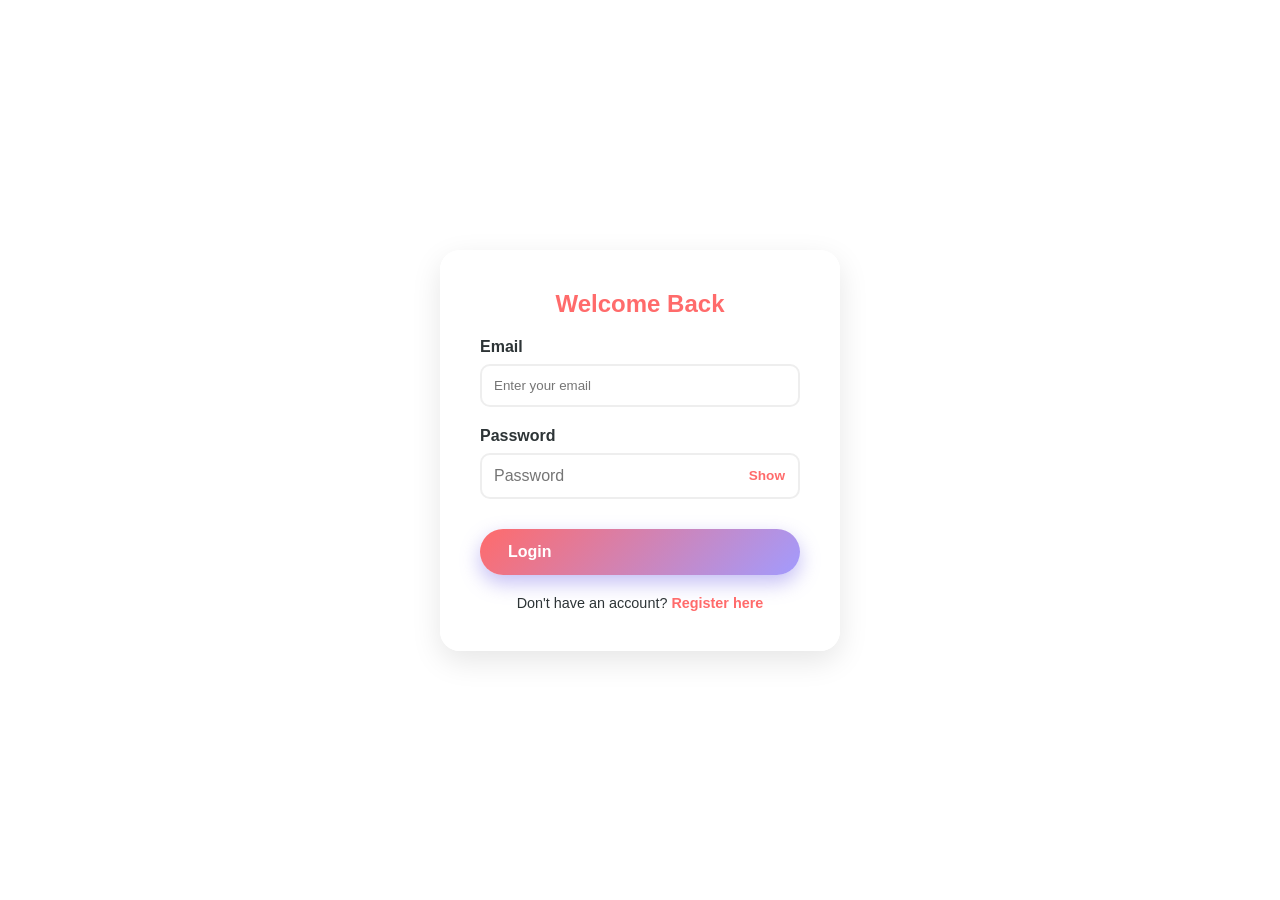
<file: Login.html>
<!DOCTYPE html>
<html lang="en">
<head>
    <meta charset="UTF-8">
    <meta name="viewport" content="width=device-width, initial-scale=1.0">
    <title>Login - Programming Learning Center</title>
    <link rel="stylesheet" href="CSS_Front.css">
    <style>
        .auth-container {
            display: flex;
            justify-content: center;
            align-items: center;
            min-height: 100vh;
            padding: 20px;
        }
        .auth-card {
            background: rgba(255, 255, 255, 0.95);
            padding: 40px;
            border-radius: 20px;
            box-shadow: var(--card-shadow);
            width: 100%;
            max-width: 400px;
            backdrop-filter: blur(10px);
        }
        .auth-card h2 {
            color: var(--primary-color);
            margin-bottom: 20px;
            text-align: center;
        }
        .form-group {
            margin-bottom: 20px;
        }
        .form-group label {
            display: block;
            margin-bottom: 8px;
            font-weight: 600;
            color: var(--dark-text);
        }
        .form-group input {
            width: 100%;
            padding: 12px;
            border: 2px solid #eee;
            border-radius: 10px;
            outline: none;
            transition: var(--transition);
        }
        .form-group input:focus {
            border-color: var(--primary-color);
        }
        .auth-btn {
            width: 100%;
            border: none;
            font-size: 1em;
            margin-top: 10px;
        }
        .toggle-link {
            text-align: center;
            margin-top: 20px;
            font-size: 0.9em;
        }
        .toggle-link a {
            color: var(--primary-color);
            text-decoration: none;
            font-weight: bold;
        }
        .hidden {
    display: none !important;
}
    
.password-container {
    position: relative;
    width: 100%;
    display: flex;
    align-items: center;
}

.password-container input {
    width: 100%;
    padding: 12px; 
    padding-right: 65px; 
    border: 2px solid #eee;
    border-radius: 10px;
    outline: none;
    font-size: 1em;
    transition: var(--transition);
}

.toggle-btn {
    position: absolute;
    right: 15px;
    background: none;
    border: none;
    color: var(--primary-color);
    cursor: pointer;
    font-weight: 600;
    font-size: 0.85em;
    z-index: 2; 
}

.password-container input:focus {
    border-color: var(--primary-color);
}
    </style>
</head>
<body>
   <div class="auth-container">
    <div class="auth-card" id="login-form">
        <h2>Welcome Back</h2>
        <form onsubmit="handleAuth(event, 'login')">
            <div class="form-group">
                <label>Email</label>
                <input type="email" id="login-email" required placeholder="Enter your email">
            </div>
            
            <div class="form-group">
                <label>Password</label>
                <div class="password-container">
                    <input type="password" id="login-password" placeholder="Password" required>
                    <button type="button" class="toggle-btn" onclick="togglePasswordVisibility('login-password')">Show</button>
                </div>
            </div>
            
            <button type="submit" class="explore-btn auth-btn">Login</button>
        </form>
        <div class="toggle-link">
            Don't have an account? <a href="#" onclick="toggleAuth()">Register here</a>
        </div>
    </div>

    <div class="auth-card hidden" id="register-form">
        <h2>Create Account</h2>
        <form onsubmit="handleAuth(event, 'register')">
            <div class="form-group">
                <label>Full Name</label>
                <input type="text" id="reg-name" required placeholder="John Doe">
            </div>
            <div class="form-group">
                <label>Email</label>
                <input type="email" id="reg-email" required placeholder="email@example.com">
            </div>
            <div class="form-group">
                <label>Password</label>
                <div class="password-container">
                    <input type="password" id="reg-password" required placeholder="Create password">
                    <button type="button" class="toggle-btn" onclick="togglePasswordVisibility('reg-password')">Show</button>
                </div>
            </div>
            <button type="submit" class="explore-btn auth-btn">Register</button>
        </form>
        <div class="toggle-link">
            Already have an account? <a href="#" onclick="toggleAuth()">Login here</a>
        </div>
    </div>
</div>

    <script src="JS_Auth.js"></script>
</body>
</html>
</file>
<file: CSS_Front.css>
* {
    margin: 0;
    padding: 0;
    box-sizing: border-box;
}

:root {
    --primary-color: #FF6B6B;
    --secondary-color: #4ECDC4;
    --danger-color: #d63031;
    --warning-color: #fdcb6e;
    --accent-color: #FFE66D;
    --light-bg: #f5f6fa;
    --dark-text: #2d3436;
    --card-shadow: 0 10px 30px rgba(0, 0, 0, 0.1);
    --transition: all 0.4s cubic-bezier(0.4, 0, 0.2, 1);
    --sidebar-width: 260px;
    --sidebar-collapsed: 80px;
    --bg-gradient: linear-gradient(135deg, #667eea 0%, #764ba2 100%);
    --navbar-bg: rgba(255,255,255,0.1);
    --button-gradient: linear-gradient(135deg, var(--primary-color) 0%, #a29bfe 100%);
    --card-color: #FFFFFF;
     --profile-bg: rgba(0, 0, 0, 0.05);
    --profile-text: #222;
    --profile-border: rgba(0, 0, 0, 0.15);
    --search-bg: rgba(0, 0, 0, 0.05);
    --search-bg-focus: rgba(0, 0, 0, 0.08);
    --search-border: rgba(0, 0, 0, 0.15);
    --search-text: #222;
    --search-placeholder: rgba(0, 0, 0, 0.5);
    --sidebar-bg: #1e1b4b;
    --sidebar-hover: rgba(255,255,255,0.1);
    --sidebar-text: #a5b4fc;
    --sidebar-active: var(--primary-color);
}




body {
    font-family: 'Segoe UI', Tahoma, Geneva, Verdana, sans-serif;
    background: var(--bg-color);
    min-height: 100vh;
    color: var(--dark-text);
    overflow-x: hidden;
    transition: var(--transition);
}

body.dark-mode {
    --profile-bg: rgba(255, 255, 255, 0.15);
    --profile-text: #fff;
    --profile-border: rgba(255, 255, 255, 0.3);
      --search-bg: rgba(255, 255, 255, 0.15);
    --search-bg-focus: rgba(255, 255, 255, 0.25);
    --search-border: rgba(255, 255, 255, 0.3);
    --search-text: #fff;
    --search-placeholder: rgba(255, 255, 255, 0.7);
}

.container {
    max-width: 1200px;
    margin: 0 auto;
    padding: 20px;
    margin-left: 280px;
    transition: var(--transition);
}

/* ===== SIDEBAR ===== */
.sidebar {
    position: fixed;
    left: 0;
    top: 0;
    width: var(--sidebar-width, 260px);
    height: 100vh;
    background: var(--sidebar-bg, #1e1b4b) !important;
    color: white;
    transition: var(--transition);
    z-index: 1000;
    box-shadow: 4px 0 15px rgba(0,0,0,0.2);
    display: flex;
    flex-direction: column;
}

.sidebar.collapsed {
    width: var(--sidebar-collapsed);
}

.sidebar-header {
     height: 70px;
    display: flex;
    align-items: center;
    padding: 0 20px;
    background: rgba(0,0,0,0.2);
    justify-content: space-between;
    border-bottom: 1px solid var(--sidebar-hover);
}

.collapse-btn {
    background: var(--sidebar-hover, rgba(255,255,255,0.1));
    border: none;
    color: white;
    width: 35px;
    height: 35px;
    border-radius: 8px;
    cursor: pointer;
    transition: 0.3s;
}

.collapse-btn:hover { 
    background: var(--primary-color); 
}

.title {
    font-weight: bold;
    font-size: 1.1em;
}

.sidebar a {
     display: flex;
    align-items: center;
    padding: 14px 20px;
    color: var(--sidebar-text, #a5b4fc) !important;
    text-decoration: none;
    border-radius: 12px;
    margin: 2px 10px;
    transition: 0.3s;
    white-space: nowrap;
    position: relative;
}

.icon {
    font-size: 20px;
    width: 30px;
    text-align: center;
    margin-right: 15px;
}

.sidebar a:hover {
   background: var(--sidebar-hover, rgba(255,255,255,0.1)) !important;
    color: white !important;
    transform: translateX(5px);
}

.sidebar a.active {
    background: var(--sidebar-active, var(--primary-color)) !important;
    color: white !important;
    box-shadow: 0 4px 12px rgba(0,0,0,0.4);
}

.sidebar.collapsed .text,
.sidebar.collapsed .title {
    display: none;
}

.sidebar.collapsed a { 
    justify-content: center; 
    padding: 16px 10px; 
    margin: 2px 5px;
}

.sidebar.collapsed a:hover { 
    transform: scale(1.1); 
}

/* ===== MAIN WRAPPER ===== */
.main-wrapper {
    margin-left: var(--sidebar-width);
    min-height: 70px;
    transition: var(--transition);
}

.sidebar.collapsed ~ .main-wrapper,
.sidebar.collapsed ~ .container {
    margin-left: var(--sidebar-collapsed);
}

/* ===== TOP NAV ===== */
.top-nav {
      display: flex;
    justify-content: space-between;
    align-items: center;
    padding: 15px 30px;
    background: var(--card-color);
    backdrop-filter: blur(10px);
    box-shadow: 0 4px 20px rgba(0,0,0,0.1);
    gap: 20px; 
}

.search-bar {
     display: flex;
    align-items: center;
    background: var(--search-bg);
    backdrop-filter: blur(10px);
    border: 1px solid var(--search-border);
    border-radius: 50px;
    padding: 12px 20px;
    min-width: 300px; /* Fixed minimum width */
    max-width: 400px;
    transition: all 0.3s ease;
    color: var(--search-text);
}

#searchInput {
    background: transparent;
    border: none;
    outline: none;
    color: var(--search-text);
    font-size: 1rem;
    margin-left: 12px;
    width: 100%;
}

#searchInput::placeholder {
    color: var(--search-placeholder);
}

.search-bar:focus-within {
    width: 350px;
    background: var(--search-bg-focus);
    border-color: var(--primary-color);
    box-shadow: 0 0 20px var(--primary-color);
}

.profile-btn {
     background: var(--profile-bg);
    backdrop-filter: blur(10px);
    color: var(--profile-text);
    border: 2px solid var(--profile-border);
    width: 50px;
    height: 50px;
    border-radius: 50%;
    cursor: pointer;
    margin-right: 15px;
    transition: 0.3s;
    overflow: hidden;
    display: flex;
    align-items: center;
    justify-content: center;
}

.profile-btn img {
    width: 42px;
    height: 42px;
    object-fit: cover;
    border-radius: 50%;
}

.profile-btn:hover {
    background: var(--primary-color);
    border-color: var(--primary-color);
    transform: scale(1.1);
}

.logout-btn {
    background: linear-gradient(135deg, #ff6b6b, #ee5a52);
    color: white;
    border: none;
    width: 50px;
    height: 50px;
    border-radius: 50%;
    cursor: pointer;
    font-size: 18px;
    display: flex;
    align-items: center;
    justify-content: center;
    transition: all 0.3s ease;
    box-shadow: 0 4px 15px rgba(255, 107, 107, 0.4);
}

.logout-btn:hover {
    transform: scale(1.1) rotate(180deg);
    box-shadow: 0 8px 25px rgba(255, 107, 107, 0.6);
}

/* ===== CONTENT STYLES ===== */
.header {
    background: var(--card-color);
    padding: 40px 30px;
    border-radius: 20px;
    text-align: center;
    margin-bottom: 40px;
    box-shadow: var(--card-shadow);
    backdrop-filter: blur(20px);
    border: 1px solid rgba(255,255,255,0.2);
}

.header-content h1 {
    font-size: 2.8em;
    background: var(--button-gradient);
    -webkit-background-clip: text;
    -webkit-text-fill-color: transparent;
    background-clip: text;
    margin-bottom: 10px;
}

.subtitle {
    font-size: 1.2em;
    color: #636e72;
    font-weight: 300;
}

.welcome {
    text-align: center;
    margin-bottom: 50px;
    color: white;
    text-shadow: 0 2px 10px rgba(0,0,0,0.3);
}

.welcome h2 {
    font-size: 2.2em;
    margin-bottom: 15px;
}

.welcome p {
    font-size: 1.2em;
    opacity: 0.9;
}

/* ===== CARDS ===== */
.cards-grid {
    display: grid;
    grid-template-columns: repeat(auto-fit, minmax(360px, 1fr));
    gap: 30px;
    margin-bottom: 50px;
}

.card {
   background-color: var(--card-color);   
    backdrop-filter: blur(20px);
    border: 1px solid rgba(255, 255, 255, 0.3);
    border-radius: 25px;
    transition: all 0.4s cubic-bezier(0.175, 0.885, 0.32, 1.275);
    overflow: hidden;
    cursor: pointer;
    position: relative;
    animation: fadeInUp 0.6s ease backwards;
    box-shadow: var(--card-shadow);
    display: block
}

.card:hover {
    transform: translateY(-15px) scale(1.02);
    box-shadow: 0 25px 50px rgba(0, 0, 0, 0.25);
    border-color: var(--primary-color);
}

.card-header {
    height: 140px;
    background: rgba(255, 255, 255, 0.9) !important;
    display: flex;
    align-items: center;
    justify-content: center;
    position: relative;
    overflow: hidden;
    border-bottom: 1px solid rgba(0,0,0,0.05);
}

.card-header::before {
    content: '';
    position: absolute;
    top: 0;
    left: -100%;
    width: 100%;
    height: 100%;
    background: linear-gradient(90deg, transparent, rgba(255,255,255,0.4), transparent);
    transition: left 0.5s;
}

.card:hover .card-header::before {
    left: 100%;
}

.card-icon {
    font-size: 4rem;
    transition: all 0.5s cubic-bezier(0.68, -0.55, 0.265, 1.55);
    position: relative;
    z-index: 2;
    filter: drop-shadow(0 4px 8px rgba(0,0,0,0.2));
}

.card:hover .card-icon {
    transform: rotateY(360deg) scale(1.2);
    filter: drop-shadow(0 8px 16px rgba(0,0,0,0.3));
}

.card-body {
    padding: 30px;
}

.card-body h3 {
    font-size: 1.9em;
    margin-bottom: 12px;
    color: var(--dark-text);
    font-weight: 700;
}

.card-body p {
    color: #636e72;
    line-height: 1.7;
    margin-bottom: 20px;
    font-size: 1.05em;
}

.card-tags {
    display: flex;
    flex-wrap: wrap;
    gap: 10px;
    list-style: none;
}

.card-tags li {
    background: var(--button-gradient);
    color: white;
    padding: 8px 16px;
    border-radius: 25px;
    font-size: 0.85em;
    font-weight: 600;
    box-shadow: 0 4px 12px rgba(108, 92, 231, 0.3);
}

.card-footer {
    padding: 0 30px 30px;
    text-align: right;
}

.explore-btn {
    display: inline-flex;
    align-items: center;
    gap: 8px;
    background: var(--button-gradient);
    color: white;
    padding: 14px 28px;
    border-radius: 30px;
    font-weight: 700;
    font-size: 1em;
    transition: all 0.3s ease;
    cursor: pointer;
    box-shadow: 0 8px 20px rgba(108, 92, 231, 0.4);
}

.card:hover .explore-btn {
    transform: translateX(10px);
    box-shadow: 0 12px 30px rgba(108, 92, 231, 0.6);
}

.footer {
    text-align: center;
    color: rgba(255,255,255,0.8);
    padding: 30px;
    margin-top: 60px;
    background: rgba(255,255,255,0.1);
    border-radius: 20px;
    backdrop-filter: blur(10px);
}

/* ===== ENHANCED MODAL ===== */
.modal {
   display: none;
    position: fixed;
    z-index: 3000;
    left: 0;
    top: 0;
    width: 100%;
    height: 100vh; 
    background: rgba(0,0,0,0.7);
    backdrop-filter: blur(15px);
    overflow-y: auto; 
    animation: modalFadeIn 0.3s ease-out;
}

.modal.show {
    display: flex !important;
    align-items: center;
    justify-content: center;
    padding: 20px;
    box-sizing: border-box;
}

.modal-content {
    background: linear-gradient(135deg, var(--card-color) 0%, rgba(255,255,255,0.9) 100%);
    padding: 0;
    width: 90%;
    max-width: 95%;
    max-height: 95vh;
    border-radius: 25px;
    box-shadow: 0 25px 60px rgba(0,0,0,0.3);
    overflow-y: auto;
    animation: modalSlideIn 0.4s cubic-bezier(0.25, 0.46, 0.45, 0.94);
    border: 1px solid rgba(255,255,255,0.3);
    height: auto;
    margin: auto;
    position: relative;
}

.modal-header {
    background: linear-gradient(135deg, var(--primary-color) 0%, var(--secondary-color) 100%);
    color: white;
    padding: 30px;
    position: relative;
    text-align: center;
}

.modal-description {
    padding: 25px 30px;
    background: rgba(var(--primary-color), 0.05);
    border-bottom: 1px solid rgba(0,0,0,0.05);
    text-align: center;
}

.modal-description p {
    margin: 0;
    color: #666;
    font-size: 1em;
    line-height: 1.6;
}

.close-btn {
    position: absolute;
    right: 20px;
    top: 50%;
    transform: translateY(-50%);
    background: rgba(255,255,255,0.2);
    color: white;
    border: none;
    width: 40px;
    height: 40px;
    border-radius: 50%;
    font-size: 20px;
    cursor: pointer;
    display: flex;
    align-items: center;
    justify-content: center;
    transition: all 0.3s ease;
    backdrop-filter: blur(10px);
}

.close-btn:hover {
    background: rgba(255,255,255,0.3);
    transform: translateY(-50%) scale(1.1) rotate(90deg);
}

.modal-body {
    padding: 40px 30px 30px;
}

.avatar-section {
    text-align: center;
    margin-bottom: 35px;
}

.avatar-section img {
    width: 120px;
    height: 120px;
    border-radius: 50%;
    border: 5px solid rgba(108, 92, 231, 0.2);
    object-fit: cover;
    margin-bottom: 15px;
    box-shadow: 0 15px 35px rgba(0,0,0,0.2);
    transition: all 0.3s ease;
}

.avatar-section:hover img {
    border-color: var(--primary-color);
    transform: scale(1.05);
}

#avatarInput {
    display: none;
}

.upload-btn {
    display: inline-block;
    background: var(--button-gradient);
    color: white;
    padding: 12px 24px;
    border-radius: 25px;
    cursor: pointer;
    font-weight: 600;
    transition: all 0.3s ease;
    box-shadow: 0 4px 15px rgba(108, 92, 231, 0.4);
}

.upload-btn:hover {
    transform: translateY(-2px);
    box-shadow: 0 8px 25px rgba(108, 92, 231, 0.6);
}

/* COLOR SECTIONS */
.color-section {
    padding: 30px;
}

.color-group {
    margin-bottom: 25px;
    display: flex;
    flex-direction: column;
    gap: 10px;
}

.color-label {
    display: flex;
    align-items: center;
    gap: 12px;
    font-weight: 600;
    color: var(--dark-text);
}

.color-label i {
    color: var(--primary-color);
    font-size: 1.2em;
}

.color-label small {
    display: block;
    font-size: 0.85em;
    color: #666;
    font-weight: 400;
    margin-top: 2px;
}

.color-group input[type="color"] {
    width: 100%;
    height: 60px;
    border: none;
    border-radius: 15px;
    cursor: pointer;
    padding: 5px;
    box-shadow: 0 4px 15px rgba(0,0,0,0.1);
    transition: all 0.3s ease;
}

.color-group input[type="color"]:hover,
.color-group input[type="color"]:focus {
    transform: scale(1.02);
    box-shadow: 0 8px 25px rgba(0,0,0,0.2);
    outline: none;
}

.color-preview {
    height: 40px;
    border-radius: 10px;
    box-shadow: 0 4px 15px rgba(0,0,0,0.1);
    transition: all 0.3s ease;
    border: 2px solid rgba(255,255,255,0.5);
}

/* LIVE PREVIEW */
.preview-section {
    padding: 0 30px 30px;
    border-top: 1px solid rgba(0,0,0,0.05);
}

.preview-section h3 {
    color: var(--primary-color);
    margin-bottom: 20px;
    font-size: 1.3em;
}

.preview-cards {
    display: flex;
    gap: 20px;
    background: linear-gradient(135deg, rgba(var(--primary-color),0.05) 0%, rgba(var(--secondary-color),0.05) 100%);
    padding: 25px;
    border-radius: 20px;
    border: 1px solid rgba(var(--primary-color),0.1);
}

.preview-sidebar {
    flex: 0 0 120px;
    background: var(--sidebar-bg);
    border-radius: 12px;
    padding: 15px;
    display: flex;
    flex-direction: column;
    gap: 8px;
}

.preview-nav-item {
    padding: 12px;
    border-radius: 8px;
    color: var(--sidebar-text);
    font-size: 0.9em;
    cursor: pointer;
    transition: all 0.3s ease;
    display: flex;
    align-items: center;
    gap: 8px;
}

.preview-nav-item:hover {
    background: var(--sidebar-hover);
    color: white;
    transform: translateX(4px);
}

.preview-nav-item.active {
    background: var(--sidebar-active);
    color: white !important;
}

.preview-content {
    flex: 1;
}

.preview-card {
    background: var(--card-color);
    padding: 20px;
    border-radius: 15px;
    box-shadow: var(--card-shadow);
    border-left: 4px solid var(--primary-color);
}

.preview-card h4 {
    color: var(--primary-color);
    margin-bottom: 8px;
}

.preview-card p {
    color: #666;
    margin-bottom: 15px;
    font-size: 0.95em;
}

.preview-btn {
    background: linear-gradient(135deg, var(--primary-color), var(--secondary-color));
    color: white;
    border: none;
    padding: 10px 20px;
    border-radius: 25px;
    font-weight: 600;
    cursor: pointer;
    transition: all 0.3s ease;
}

.preview-btn:hover {
    transform: translateY(-2px);
    box-shadow: 0 8px 25px rgba(0,0,0,0.2);
}

#usernameInput,
#primaryColorPicker,
#bgColorPicker,
#sidebarColorPicker,
#navbarColorPicker,
#buttonColorPicker {
    width: 100%;
    padding: 15px 20px;
    border: 2px solid #e5e7eb;
    border-radius: 15px;
    font-size: 16px;
    transition: all 0.3s ease;
    background: white;
}

#usernameInput:focus,
#primaryColorPicker:focus,
#bgColorPicker:focus,
#sidebarColorPicker:focus,
#navbarColorPicker:focus,
#buttonColorPicker:focus {
    outline: none;
    border-color: var(--primary-color);
    box-shadow: 0 0 0 3px rgba(108, 92, 231, 0.1);
    transform: translateY(-1px);
}

.color-picker {
    height: 60px;
    cursor: pointer;
    border-radius: 15px;
}

/* ===== ACTION BUTTONS ===== */
.action-buttons {
     display: flex;
    gap: 15px;
    padding: 30px;
    border-top: 1px solid rgba(0,0,0,0.05);
    background: rgba(0,0,0,0.02);
}

.save-btn, .reset-btn {
    flex: 1;
    padding: 18px 25px;
    border: none;
    border-radius: 15px;
    font-size: 1.1em;
    font-weight: 700;
    cursor: pointer;
    transition: all 0.3s cubic-bezier(0.4, 0, 0.2, 1);
    display: flex;
    align-items: center;
    justify-content: center;
    gap: 10px;
    box-shadow: 0 4px 15px rgba(0,0,0,0.1);
}
.save-btn {
     background: linear-gradient(135deg, var(--primary-color), var(--secondary-color));
    color: white;
}

.save-btn:hover {
     transform: translateY(-3px);
    box-shadow: 0 12px 30px rgba(0,0,0,0.2);
}

.reset-btn {
     background: linear-gradient(135deg, #6c757d, #495057);
    color: white;
}

.reset-btn:hover {
     transform: translateY(-3px);
    box-shadow: 0 12px 30px rgba(108,117,125,0.4);
}

/* ===== ANIMATIONS ===== */
@keyframes fadeInUp {
    from {
        opacity: 0;
        transform: translateY(40px);
    }
    to {
        opacity: 1;
        transform: translateY(0);
    }
}

@keyframes modalSlideIn {
    from {
        opacity: 0;
        transform: translateY(-50px) scale(0.95);
    }
    to {
        opacity: 1;
        transform: translateY(0) scale(1);
    }
}

/* ===== RESPONSIVE ===== */
@media (max-width: 768px) {
    .container {
        margin-left: 80px !important;
        padding: 15px;
    }
    
    .cards-grid {
        grid-template-columns: 1fr;
        gap: 20px;
    }
    
    .search-bar {
        width: 250px;
    }
    .modal{
         padding: 10px;
        height: 100vh;
    }
    
   .modal-content {
         max-width: 98%;
        max-height: 98vh;
        border-radius: 20px;
    }
     .preview-cards {
        flex-direction: column;
    }
    
    .action-buttons {
        flex-direction: column;
    }
    body:not(.index-page) .top-nav {
        padding: 15px 20px 15px 80px; /* Adjust for mobile */
        justify-content: flex-end;
    }
    
    .search-bar {
        min-width: 250px;
    }
}

@media (max-height: 600px) {
    .modal-content {
        max-height: 90vh;
        margin: 5vh auto;
    }
}

/* ===== CONTENT NAVIGATION ===== */
.content-nav {
    position: sticky;
    top: 20px;
    z-index: 100;
    margin-bottom: 30px;
    background: transparent;
}

.back-btn {
  background: var(--card-color);
    color: var(--primary-color);
    border: 2px solid var(--primary-color);
    padding: 15px 30px;
    border-radius: 25px;
    font-size: 1.1em;
    font-weight: 600;
    cursor: pointer;
    transition: var(--transition);
    box-shadow: var(--card-shadow);
    display: flex;
    align-items: center;
    gap: 10px;
    width: 100%;
    max-width: 250px;
    margin: 0 auto 30px;
}

.back-btn:hover {
   background: var(--primary-color);
    color: white;
    transform: translateX(-5px);
    box-shadow: 0 8px 25px rgba(0,0,0,0.2);
}

/* ===== CONTENT HEADER ===== */
.content-header {
    background: white;
    padding: 40px 30px;
    border-radius: 15px;
    margin-bottom: 40px;
    box-shadow: var(--card-shadow);
}

.content-header h1 {
    font-size: 2.5em;
    margin-bottom: 10px;
    color: var(--dark-text);
}

.content-header p {
    font-size: 1.1em;
    color: #636e72;
}

/* Content Header Backgrounds */
.html-content-header {
    border-left: 5px solid #FF6B35;
}

.css-content-header {
    border-left: 5px solid #0066CC;
}

.js-content-header {
    border-left: 5px solid #F7DF1E;
}

.php-content-header {
    border-left: 5px solid #777BB4;
}

.java-content-header {
    border-left: 5px solid #007396;
}

.csharp-content-header {
    border-left: 5px solid #239120;
}

/* ===== MAIN CONTENT ===== */


index-page .top-nav .search-bar {
    opacity: 0;
    pointer-events: none;
    transition: opacity 0.3s ease;
}


body:not("index-page") .search-bar {
    display: none 
}

.left-section {
    flex: 0 0 auto; 
    display: flex;
    align-items: center;
}

.right-section {
    display: flex;
    align-items: center;
    gap: 15px;
    flex-shrink: 0; 
    margin-left: auto; 
}

body:not(.index-page) .top-nav {
    justify-content: flex-end;
    padding: 15px 30px 15px 100px; 
}

.content-main {
    background: white;
    border-radius: 15px;
    padding: 40px;
    box-shadow: var(--card-shadow);
    margin-bottom: 40px;
}

.content-section {
    margin-bottom: 40px;
}

.content-section:last-child {
    margin-bottom: 0;
}

.content-section h2 {
    font-size: 1.8em;
    color: var(--primary-color);
    margin-bottom: 20px;
    padding-bottom: 10px;
    border-bottom: 3px solid var(--light-bg);
}

.content-section p {
    font-size: 1em;
    line-height: 1.8;
    color: #636e72;
    margin-bottom: 15px;
}

/* ===== CODE BLOCK ===== */
.code-block {
    background: #2d3436;
    color: #81ecec;
    padding: 20px;
    border-radius: 10px;
    overflow-x: auto;
    margin: 20px 0;
    font-family: 'Courier New', Courier, monospace;
    line-height: 1.6;
    font-size: 0.95em;
}

.code-block pre {
    margin: 0;
}

.code-block code {
    color: #81ecec;
}

/* ===== TAGS TABLE ===== */
.tags-table {
    display: grid;
    grid-template-columns: repeat(auto-fit, minmax(280px, 1fr));
    gap: 20px;
    margin: 20px 0;
}

.tag-item {
    background: var(--light-bg);
    padding: 20px;
    border-radius: 10px;
    border-left: 4px solid var(--primary-color);
    transition: var(--transition);
}

.tag-item:hover {
    transform: translateX(5px);
    box-shadow: 0 5px 15px rgba(0, 0, 0, 0.1);
}

.tag-item strong {
    color: var(--primary-color);
    display: block;
    margin-bottom: 8px;
    font-family: 'Courier New', Courier, monospace;
}

.tag-item p {
    margin: 0;
}

/* ===== CONCEPT LIST ===== */
.concept-list {
    list-style: none;
    margin: 20px 0;
}

.concept-list li {
    background: var(--light-bg);
    padding: 15px;
    margin-bottom: 10px;
    border-radius: 8px;
    border-left: 4px solid var(--primary-color);
    line-height: 1.6;
}

.concept-list strong {
    color: var(--primary-color);
}

/* ===== RESOURCES SECTION ===== */
.resources {
    background: linear-gradient(135deg, rgba(108, 92, 231, 0.1) 0%, rgba(162, 155, 254, 0.1) 100%);
    padding: 30px;
    border-radius: 10px;
    border: 2px solid rgba(108, 92, 231, 0.2);
}

.resource-links {
    display: grid;
    grid-template-columns: repeat(auto-fit, minmax(250px, 1fr));
    gap: 20px;
    margin-top: 20px;
}

.resource-btn {
    display: block;
    background: linear-gradient(135deg, var(--primary-color) 0%, #a29bfe 100%);
    color: white;
    padding: 15px;
    border-radius: 10px;
    text-decoration: none;
    text-align: center;
    font-weight: 600;
    transition: var(--transition);
    box-shadow: 0 5px 15px rgba(108, 92, 231, 0.3);
}

.resource-btn:hover {
    transform: translateY(-5px);
    box-shadow: 0 10px 25px rgba(108, 92, 231, 0.4);
}

/* ===== RESPONSIVE ===== */
@media (max-width: 768px) {
    .content-main {
        padding: 20px;
    }

    .content-header h1 {
        font-size: 1.8em;
    }

    .content-section h2 {
        font-size: 1.4em;
    }

    .code-block {
        font-size: 0.8em;
        padding: 15px;
    }

     .content-nav {
        top: 10px;
    }

    .back-btn {
        padding: 12px 20px;
        font-size: 1em;
    }
}

/*HTML*/
/* 🌟 Live Demo Layout */
.live-demo {
    display: flex;
    gap: 20px;
    margin-top: 20px;
}

/* Preview Box */
.demo-output {
    flex: 1;
    background: #1e1e1e;
    color: white;
    padding: 20px;
    border-radius: 12px;
    min-height: 200px;
    box-shadow: 0 10px 20px rgba(0,0,0,0.2);
}

/* Editor Box */
.demo-editor {
    flex: 1;
    display: flex;
    flex-direction: column;
}

.demo-editor textarea {
    height: 180px;
    padding: 12px;
    border-radius: 10px;
    border: 2px solid #ccc;
    font-family: monospace;
    resize: none;
}

/* Run Button */
.run-btn {
    margin-top: 10px;
    padding: 10px;
    background: #28a745;
    color: white;
    border: none;
    border-radius: 8px;
    cursor: pointer;
    transition: 0.3s;
}

.run-btn:hover {
    background: #218838;
}

/* Practice Section */
.practice {
    margin-top: 30px;
    padding: 20px;
    background: #f8f9fa;
    border-radius: 12px;
}

.practice-editor {
    width: 100%;
    height: 120px;
    margin-top: 10px;
    font-family: monospace;
    padding: 10px;
    border-radius: 8px;
}

.practice-btn {
    margin-top: 10px;
    padding: 10px 15px;
    background: #007bff;
    color: white;
    border: none;
    border-radius: 8px;
    cursor: pointer;
}

.practice-btn:hover {
    background: #0056b3;
}
/* 📋 Copy Button Base Style */
.copy-btn {
    display: inline-flex;
    align-items: center;
    gap: 8px;

    background: linear-gradient(135deg, #4facfe, #00f2fe);
    color: white;

    border: none;
    padding: 8px 14px;
    border-radius: 8px;

    font-size: 14px;
    font-weight: 600;

    cursor: pointer;

    transition: all 0.3s ease;
    box-shadow: 0 4px 10px rgba(0,0,0,0.15);
}

/* Hover effect */
.copy-btn:hover {
    transform: translateY(-2px);
    box-shadow: 0 6px 15px rgba(0,0,0,0.25);
}

/* Active click effect */
.copy-btn:active {
    transform: scale(0.95);
}

/* Icon spacing (if needed) */
.copy-btn i {
    font-size: 14px;
}


/* =========================
   INTERACTIVE DEMO (C# CALCULATOR)
========================= */

.interactive-demo {
    background: white;
    padding: 25px;
    border-radius: 15px;
    box-shadow: var(--card-shadow);
    margin-top: 20px;
}

.interactive-demo h3 {
    margin-bottom: 15px;
    color: var(--primary-color);
}

.demo-input {
    width: 100%;
    padding: 12px;
    margin: 8px 0 15px;
    border: 2px solid #e5e7eb;
    border-radius: 10px;
    font-size: 16px;
    transition: var(--transition);
}

.demo-input:focus {
    border-color: var(--primary-color);
    outline: none;
    box-shadow: 0 0 8px rgba(108, 92, 231, 0.2);
}

/* BUTTON GROUP */
.interactive-demo button {
    padding: 10px 18px;
    border-radius: 10px;
    border: none;
    cursor: pointer;
    margin: 5px;
    font-weight: 600;
    transition: 0.3s;
    color: white;
}

.interactive-demo button:hover {
    transform: translateY(-3px);
    opacity: 0.9;
}

/* RESULT BOX */
.demo-preview {
    margin-top: 20px;
    padding: 18px;
    border-radius: 12px;
    background: linear-gradient(135deg, #f5f6fa, #ffffff);
    border-left: 5px solid var(--primary-color);
    font-size: 18px;
    font-weight: bold;
    color: var(--dark-text);
    transition: 0.3s;
}
</file>
